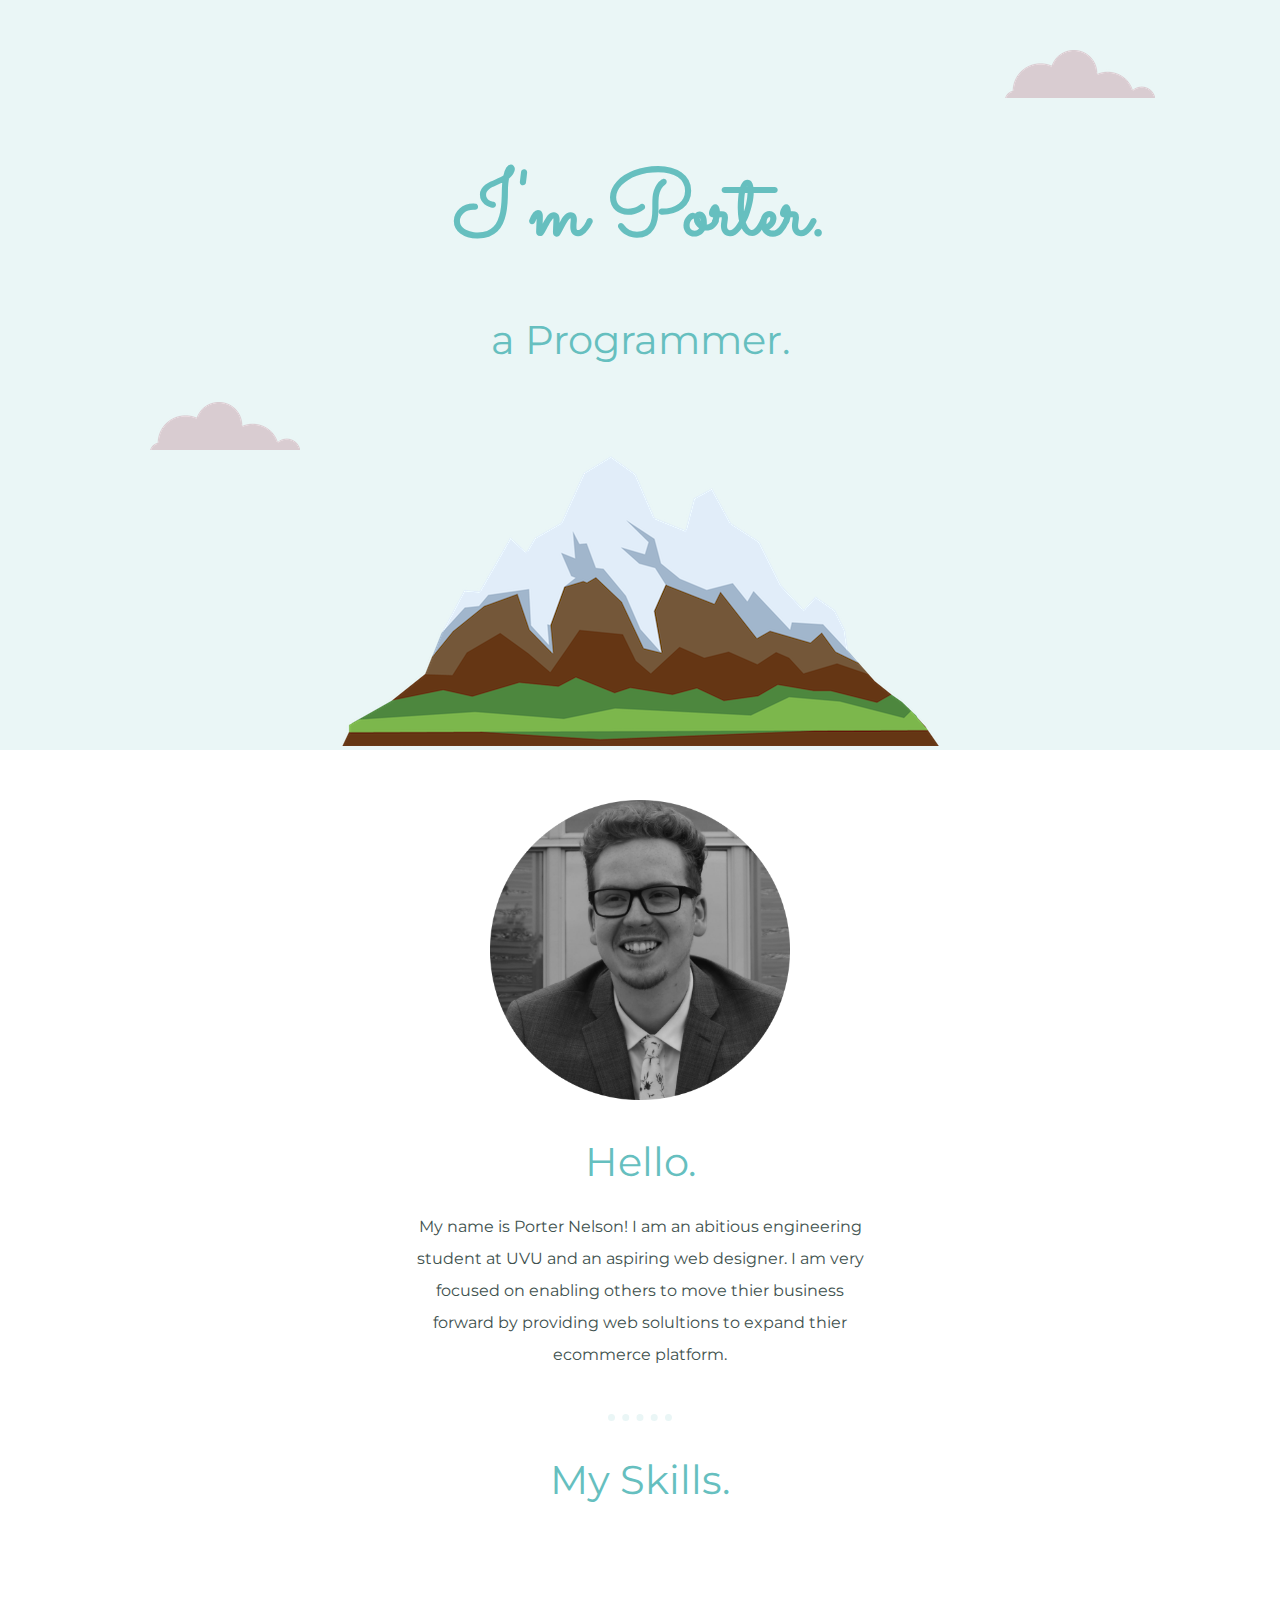
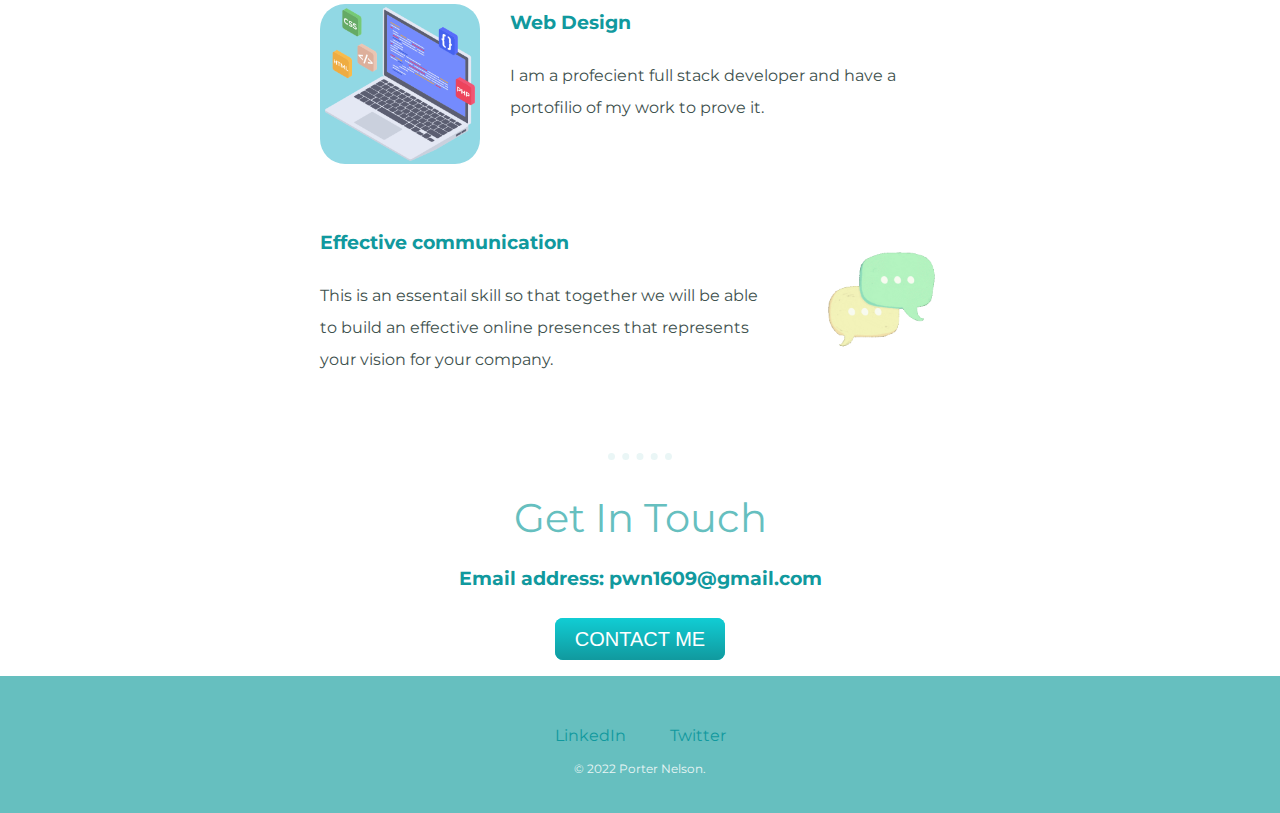
<file: Index.html>
<!DOCTYPE html>
<html lang="en">
<head>
    <meta charset="UTF-8">
    <title>Porter Nelson</title>
    <link rel="stylesheet" href="CSS/styles.css">
    <link rel="icon" href="images/favicon.ico">
    <link rel="preconnect" href="https://fonts.googleapis.com"><link rel="preconnect" href="https://fonts.gstatic.com" crossorigin><link href="https://fonts.googleapis.com/css2?family=Montserrat&family=Sacramento&display=swap" rel="stylesheet">
</head>
<body>
    <div class="topContainer">
        <img src="images/cloud.png" class="topCloud" alt="cloud-img">
        <h1 class="mainHeading">I'm Porter.</h1>
        <h2>a Programmer.</h2>
        <img src="images/cloud.png" class="bottomCloud" alt="cloud-img">
        <img src="images/mountain.png" alt="mountain-img">

    </div>
    <div class="middleContainer">
        <div class="profile">
          <img src="images/Profile-Pic-modified (1).png" alt="Profile-Pic" width="300" height="300">
          <h2>Hello.</h2>
          <p class="bio-text">My name is Porter Nelson! I am an abitious engineering student at UVU and an aspiring web designer. I am very focused on enabling others to move thier business forward by providing web solultions to expand thier ecommerce platform. </p>
        </div>
        <br>
        <hr>
        <div class="skills">
          <h2>My Skills.</h2>
          <div class="skill-row">
            <img class="coding-img" src="images/web-development.png" height="250" width="250">
            <h3>Web Design</h3>
            <p>I am a profecient full stack developer and have a portofilio of my work to prove it.</p>
          </div>
          <div class="skill-row">
            <img class="communication-img" src="images/giphy.gif" alt="">
            <h3>Effective communication</h3>
            <p>This is an essentail skill so that together we will be able to build an effective online presences that represents your vision for your company.</p>
          </div>
        </div>
        <br>
        <hr>
        <div class="contact-me">
          <h2>Get In Touch</h2>
          <h3>Email address: pwn1609@gmail.com</h3>
          <br>
          <a class="btn" href="mailto:pwn1609@gmail.com">CONTACT ME</a>
        </div>
      </div>
      
      <div class="bottomContainer">
        <a class="footer-link" href="https://www.linkedin.com/">LinkedIn</a>
        <a class="footer-link" href="https://twitter.com/">Twitter</a>
        <p class="copyright">© 2022 Porter Nelson.</p>
      </div>
      
</body>
</html>
</file>
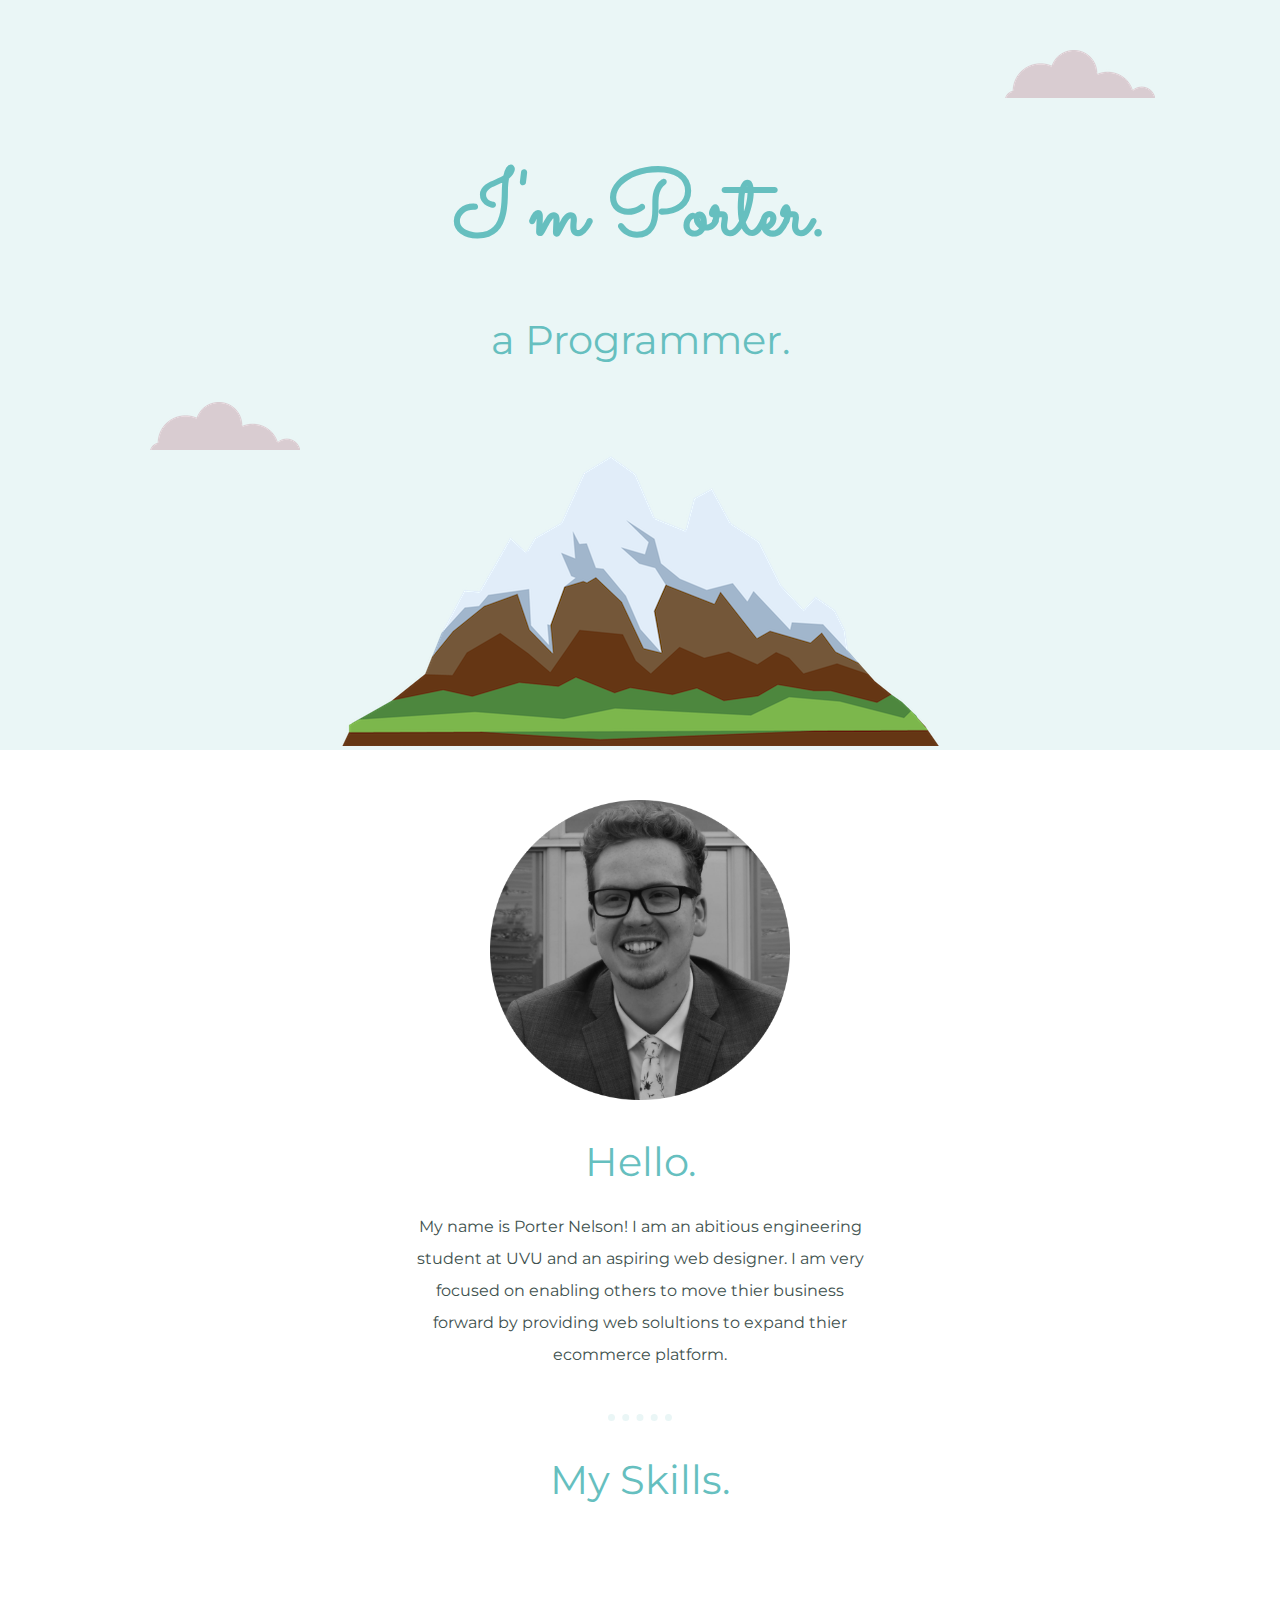
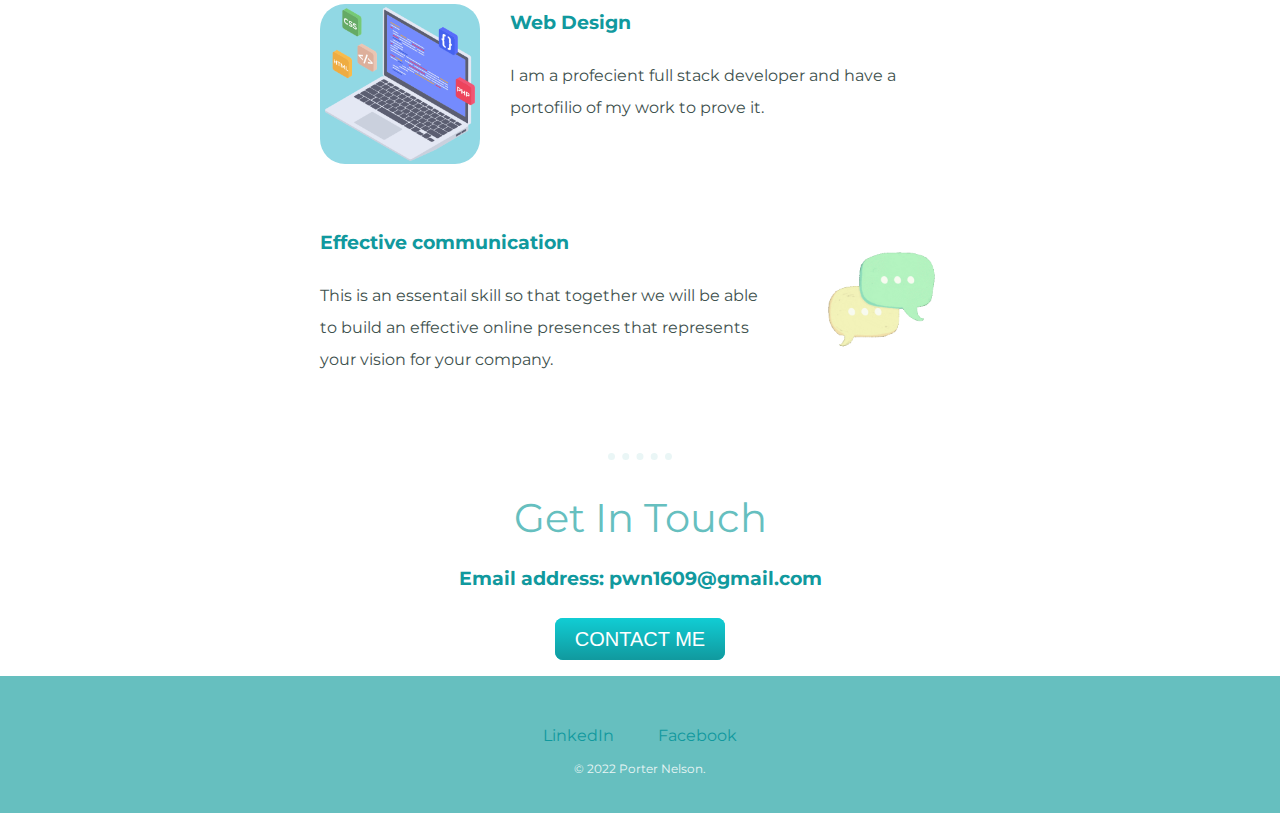
<file: index.html>
<!DOCTYPE html>
<html lang="en">
<head>
    <meta charset="UTF-8">
    <title>Porter Nelson</title>
    <link rel="stylesheet" href="CSS/styles.css">
    <link rel="icon" href="images/favicon.ico">
    <link rel="preconnect" href="https://fonts.googleapis.com"><link rel="preconnect" href="https://fonts.gstatic.com" crossorigin><link href="https://fonts.googleapis.com/css2?family=Montserrat&family=Sacramento&display=swap" rel="stylesheet">
</head>
<body>
    <div class="topContainer">
        <img src="images/cloud.png" class="topCloud" alt="cloud-img">
        <h1 class="mainHeading">I'm Porter.</h1>
        <h2>a Programmer.</h2>
        <img src="images/cloud.png" class="bottomCloud" alt="cloud-img">
        <img src="images/mountain.png" alt="mountain-img">

    </div>
    <div class="middleContainer">
        <div class="profile">
          <img src="images/Profile-Pic-modified (1).png" alt="Profile-Pic" width="300" height="300">
          <h2>Hello.</h2>
          <p class="bio-text">My name is Porter Nelson! I am an abitious engineering student at UVU and an aspiring web designer. I am very focused on enabling others to move thier business forward by providing web solultions to expand thier ecommerce platform. </p>
        </div>
        <br>
        <hr>
        <div class="skills">
          <h2>My Skills.</h2>
          <div class="skill-row">
            <img class="coding-img" src="images/web-development.png" height="250" width="250">
            <h3>Web Design</h3>
            <p>I am a profecient full stack developer and have a portofilio of my work to prove it.</p>
          </div>
          <div class="skill-row">
            <img class="communication-img" src="images/giphy.gif" alt="">
            <h3>Effective communication</h3>
            <p>This is an essentail skill so that together we will be able to build an effective online presences that represents your vision for your company.</p>
          </div>
        </div>
        <br>
        <hr>
        <div class="contact-me">
          <h2>Get In Touch</h2>
          <h3>Email address: pwn1609@gmail.com</h3>
          <br>
          <a class="btn" href="mailto:pwn1609@gmail.com">CONTACT ME</a>
        </div>
      </div>
      
      <div class="bottomContainer">
        <a class="footer-link" href="https://www.linkedin.com/in/porter-nelson-4789a6257
">LinkedIn</a>
        <a class="footer-link" href="https://facebook.com/porter.nelson.96
">Facebook</a>
        <p class="copyright">© 2022 Porter Nelson.</p>
      </div>
      
</body>
</html>
</file>
<file: CSS/styles.css>
body{
    text-align: center;
    margin: 0;
    font-family: 'Montserrat', sans-serif;
}

.mainHeading{
    font-family: 'Sacramento', cursive;
    font-size: 90px;
    margin: 50px auto 0 auto;
    color: #66BFBF;
}

h2{
    font-size: 2.5rem;
    color: #66BFBF;
    font-weight: normal;
    margin-bottom: 25px;
}

h3{
    color: #11999E;
}

a{
    color: #11999E;
    font-family: 'Montserrat', sans-serif;
    margin: 10px 20px;
    text-decoration: none;
}

a:hover{
    color: #EAF6F6;
}

p{
    line-height: 2;
}

.skill-row{
    width: 50%;
    margin: 100px auto 100px auto;
    text-align: left;
    line-height: 2;
    margin-bottom: 50px;
}

.coding-img{
    width: 25%;
    height: 25%;
    float: left;
    margin-right: 30px;
    border-radius: 25px;
    background-color: #91D8E4;
}

.communication-img{
    width: 25%;
    float: right;
    margin-left: 30px;
}

.topContainer{
    padding-top: 100px;
    background-color: #EAF6F6;
    margin-top: 0px;
    position: relative;
}

.bio-text{
    margin-left: auto;
    margin-right: auto;
    width: 35%;
}

.middleContainer{
    padding-top: 25px;
    color: #40514E;
    margin: 25px auto 25px auto;
}

.bottomContainer{
    background-color: #66BFBF;
    padding: 50px 0px 20px 0px;
}

.topCloud{
    position: absolute;
    right: 125px;
    top: 50px;
}

.bottomCloud {
    position: absolute;
    left: 150px;
    bottom: 300px;
}

.btn {
    background: #11cdd4;
    background-image: -webkit-linear-gradient(top, #11cdd4, #11999e);
    background-image: -moz-linear-gradient(top, #11cdd4, #11999e);
    background-image: -ms-linear-gradient(top, #11cdd4, #11999e);
    background-image: -o-linear-gradient(top, #11cdd4, #11999e);
    background-image: linear-gradient(to bottom, #11cdd4, #11999e);
    -webkit-border-radius: 8;
    -moz-border-radius: 8;
    border-radius: 8px;
    font-family: Arial;
    color: #ffffff;
    font-size: 20px;
    padding: 10px 20px 10px 20px;
    text-decoration: none;
  }
  
.btn:hover {
    background: #30e3cb;
    background-image: -webkit-linear-gradient(top, #30e3cb, #2bc4ad);
    background-image: -moz-linear-gradient(top, #30e3cb, #2bc4ad);
    background-image: -ms-linear-gradient(top, #30e3cb, #2bc4ad);
    background-image: -o-linear-gradient(top, #30e3cb, #2bc4ad);
    background-image: linear-gradient(to bottom, #30e3cb, #2bc4ad);
    text-decoration: none;
  }

hr {
    border-style: dotted none none;
    background-color: transparent;
    border-color: #EAF6F6;
    border-width: 7px;
    width: 5%;
}

.footer-link{
    color: #11999e;
    margin: 370;
}

.copyright{
    color: #EAF6F6;
    font-size: .75rem;
}
</file>
